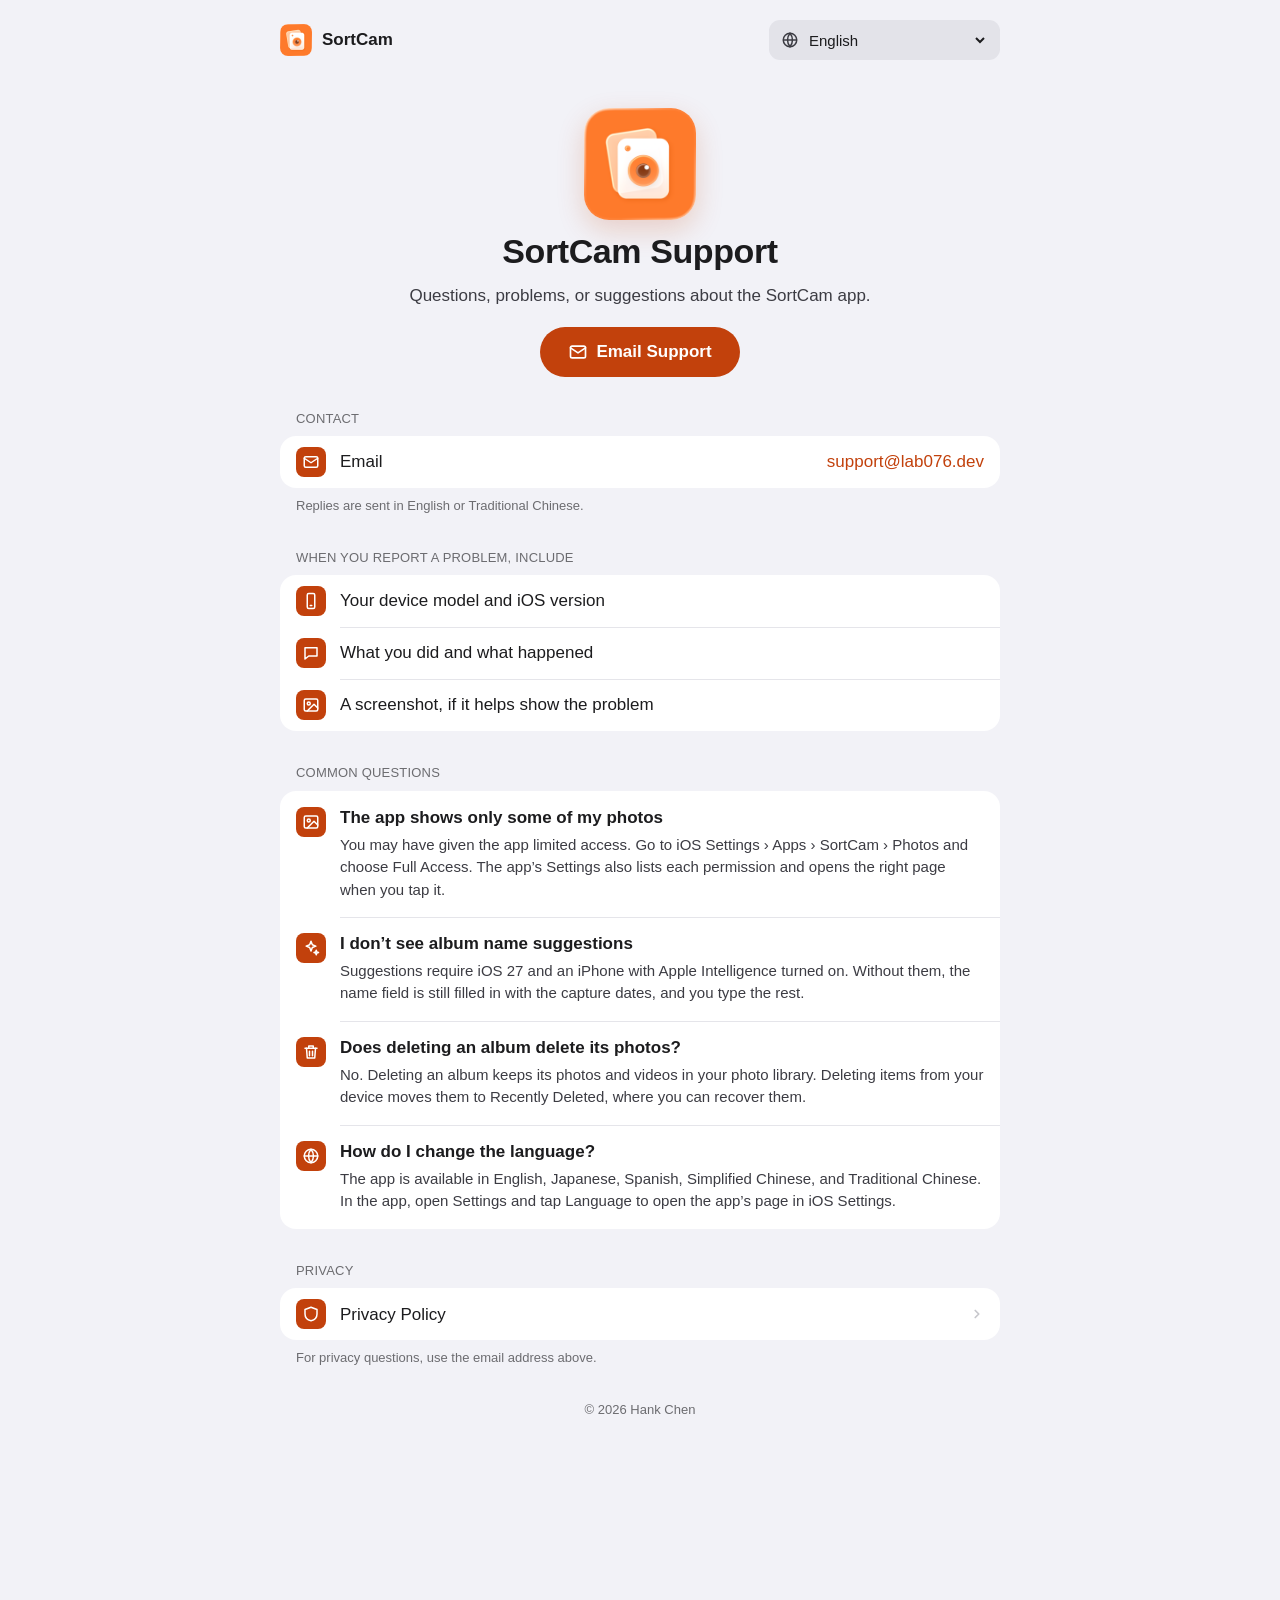
<file: index.html>
<!doctype html>
<html lang="en">
<head>
  <meta charset="utf-8">
  <meta name="viewport" content="width=device-width, initial-scale=1">
  <title>SortCam</title>
  <meta http-equiv="refresh" content="0; url=support/">
</head>
<body>
  <p><a href="support/">SortCam Support</a> · <a href="privacy/">Privacy Policy</a></p>
</body>
</html>
</file>
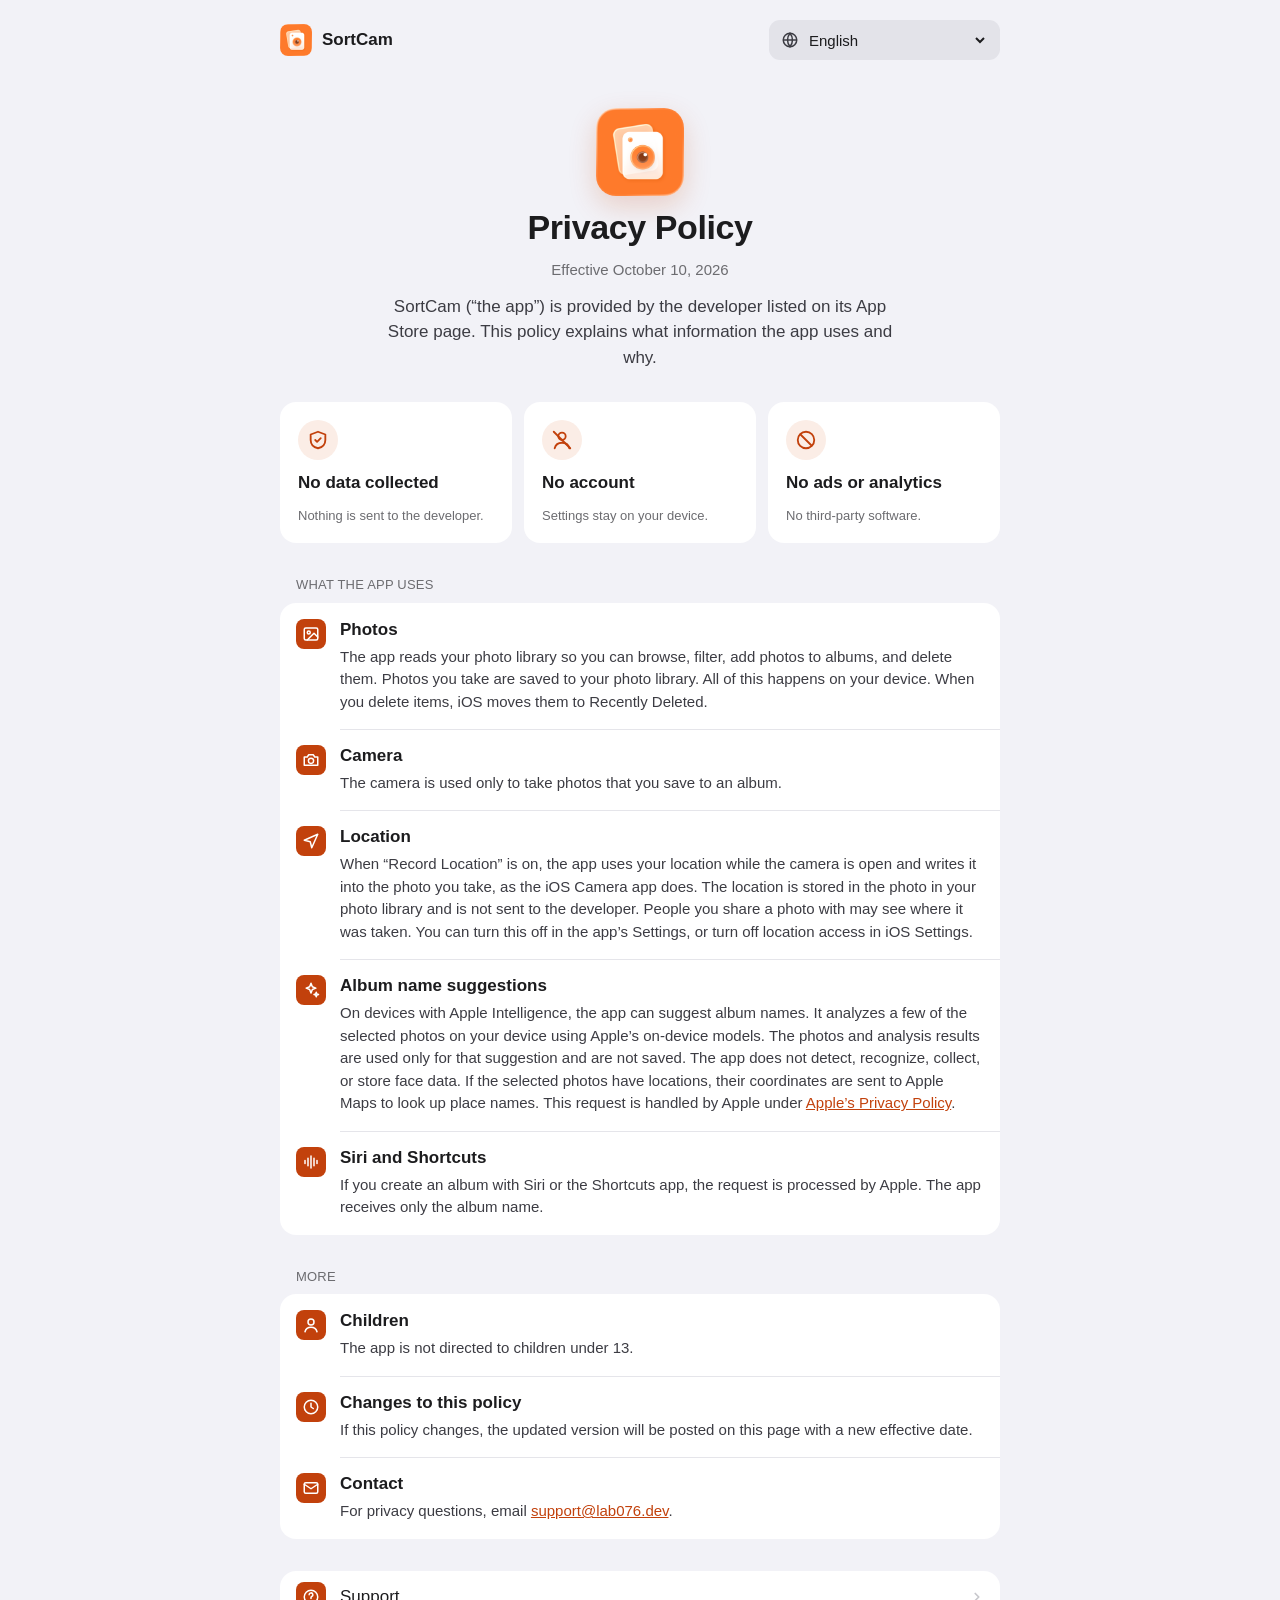
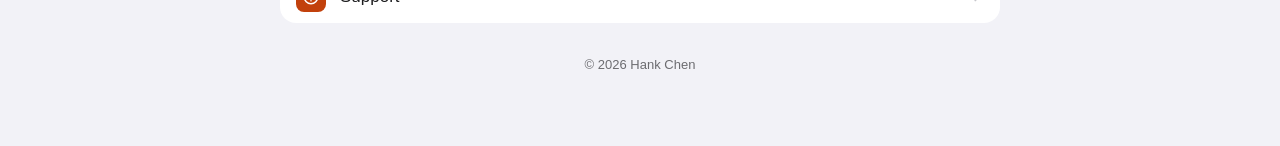
<file: privacy/index.html>
<!doctype html>
<html lang="en" data-title-ja="仕分けカメラ プライバシーポリシー" data-title-zh-Hans="分类相机隐私政策" data-title-es="Política de privacidad de OrdenaCam" data-title-es-419="Política de privacidad de OrdenaCam" data-title-en="SortCam Privacy Policy" data-title-zh-Hant="分類相機隱私權政策">
<head>
  <meta charset="utf-8">
  <meta name="viewport" content="width=device-width, initial-scale=1, viewport-fit=cover">
  <title>SortCam Privacy Policy</title>
  <meta name="description" content="Privacy policy for the SortCam app.">
  <link rel="icon" href="../app-icon.png">
  <link rel="apple-touch-icon" href="../app-icon.png">
  <link rel="stylesheet" href="../style.css">
</head>
<body>
  <svg width="0" height="0" style="position: absolute" aria-hidden="true">
    <defs>
      <g id="i-mail" fill="none" stroke="currentColor" stroke-width="2" stroke-linecap="round" stroke-linejoin="round"><rect x="3" y="5" width="18" height="14" rx="2"/><path d="M3 7l9 6 9-6"/></g>
      <g id="i-check-shield" fill="none" stroke="currentColor" stroke-width="2" stroke-linecap="round" stroke-linejoin="round"><path d="M12 3l8 3v6c0 5-3.5 8-8 9-4.5-1-8-4-8-9V6z"/><path d="M9 12l2 2 4-4"/></g>
      <g id="i-no-person" fill="none" stroke="currentColor" stroke-width="2" stroke-linecap="round" stroke-linejoin="round"><circle cx="12" cy="8" r="4"/><path d="M4 21c1-4 4-6 8-6s7 2 8 6"/><path d="M3 3l18 18"/></g>
      <g id="i-no" fill="none" stroke="currentColor" stroke-width="2" stroke-linecap="round" stroke-linejoin="round"><circle cx="12" cy="12" r="9"/><path d="M6 6l12 12"/></g>
      <g id="i-photo" fill="none" stroke="currentColor" stroke-width="2" stroke-linecap="round" stroke-linejoin="round"><rect x="3" y="4" width="18" height="16" rx="2"/><circle cx="9" cy="10" r="2"/><path d="M21 16l-5-5-9 9"/></g>
      <g id="i-camera" fill="none" stroke="currentColor" stroke-width="2" stroke-linecap="round" stroke-linejoin="round"><path d="M3 8h4l2-3h6l2 3h4v11H3z"/><circle cx="12" cy="13" r="3.5"/></g>
      <g id="i-location" fill="none" stroke="currentColor" stroke-width="2" stroke-linecap="round" stroke-linejoin="round"><path d="M3 11l18-8-8 18-2-8z"/></g>
      <g id="i-sparkles" fill="none" stroke="currentColor" stroke-width="2" stroke-linecap="round" stroke-linejoin="round"><path d="M12 3l1.8 4.7 4.7 1.8-4.7 1.8L12 16l-1.8-4.7-4.7-1.8 4.7-1.8z"/><path d="M19 15l.8 2.2 2.2.8-2.2.8L19 21l-.8-2.2-2.2-.8 2.2-.8z"/></g>
      <g id="i-wave" fill="none" stroke="currentColor" stroke-width="2" stroke-linecap="round" stroke-linejoin="round"><path d="M4 10v4M8 7v10M12 4v16M16 7v10M20 10v4"/></g>
      <g id="i-person" fill="none" stroke="currentColor" stroke-width="2" stroke-linecap="round" stroke-linejoin="round"><circle cx="12" cy="8" r="4"/><path d="M4 21c1-4 4-6 8-6s7 2 8 6"/></g>
      <g id="i-clock" fill="none" stroke="currentColor" stroke-width="2" stroke-linecap="round" stroke-linejoin="round"><circle cx="12" cy="12" r="9"/><path d="M12 7v5l3 2"/></g>
      <g id="i-question" fill="none" stroke="currentColor" stroke-width="2" stroke-linecap="round" stroke-linejoin="round"><circle cx="12" cy="12" r="9"/><path d="M9.5 9a2.5 2.5 0 1 1 3.5 2.3c-.6.3-1 .8-1 1.5V14"/><path d="M12 17h.01"/></g>
      <g id="i-chevron" fill="none" stroke="currentColor" stroke-width="3" stroke-linecap="round" stroke-linejoin="round"><path d="M9 6l6 6-6 6"/></g>
    </defs>
  </svg>

  <div class="page">
    <header class="topbar">
      <div class="brand">
        <img src="../app-icon.png" alt="">
        <span data-only="en">SortCam</span><span data-only="zh-Hant">分類相機</span><span data-only="ja">仕分けカメラ</span><span data-only="zh-Hans">分类相机</span><span data-only="es">OrdenaCam</span><span data-only="es-419">OrdenaCam</span>
      </div>
      <label class="lang-picker">
        <svg width="18" height="18" viewBox="0 0 24 24" aria-hidden="true"><circle cx="12" cy="12" r="9" fill="none" stroke="currentColor" stroke-width="2"/><path d="M3 12h18M12 3a14 14 0 0 1 0 18a14 14 0 0 1 0-18z" fill="none" stroke="currentColor" stroke-width="2"/></svg>
        <span class="visually-hidden">Language</span>
        <select>
          <option value="en" lang="en">English</option>
          <option value="ja" lang="ja">日本語</option>
          <option value="es" lang="es-ES">Español (España)</option>
          <option value="es-419" lang="es-419">Español (Latinoamérica)</option>
          <option value="zh-Hans" lang="zh-Hans">简体中文</option>
          <option value="zh-Hant" lang="zh-Hant-TW">繁體中文</option>
        </select>
      </label>
    </header>

    <article data-only="en" lang="en">
      <section class="hero">
        <img class="hero-icon small" src="../app-icon.png" alt="SortCam app icon">
        <h1>Privacy Policy</h1>
        <p class="date">Effective October 10, 2026</p>
        <p class="lead">SortCam (“the app”) is provided by the developer listed on its App Store page. This policy explains what information the app uses and why.</p>
      </section>

      <section class="summary">
        <div>
          <span class="badge"><svg viewBox="0 0 24 24" aria-hidden="true"><use href="#i-check-shield"/></svg></span>
          <h2>No data collected</h2>
          <p>Nothing is sent to the developer.</p>
        </div>
        <div>
          <span class="badge"><svg viewBox="0 0 24 24" aria-hidden="true"><use href="#i-no-person"/></svg></span>
          <h2>No account</h2>
          <p>Settings stay on your device.</p>
        </div>
        <div>
          <span class="badge"><svg viewBox="0 0 24 24" aria-hidden="true"><use href="#i-no"/></svg></span>
          <h2>No ads or analytics</h2>
          <p>No third-party software.</p>
        </div>
      </section>

      <section class="group">
        <h2 class="group-title">WHAT THE APP USES</h2>
        <div class="card">
          <div class="row item">
            <span class="tile"><svg viewBox="0 0 24 24" aria-hidden="true"><use href="#i-photo"/></svg></span>
            <div class="item-text">
              <h3>Photos</h3>
              <p>The app reads your photo library so you can browse, filter, add photos to albums, and delete them. Photos you take are saved to your photo library. All of this happens on your device. When you delete items, iOS moves them to Recently Deleted.</p>
            </div>
          </div>
          <div class="row item">
            <span class="tile"><svg viewBox="0 0 24 24" aria-hidden="true"><use href="#i-camera"/></svg></span>
            <div class="item-text">
              <h3>Camera</h3>
              <p>The camera is used only to take photos that you save to an album.</p>
            </div>
          </div>
          <div class="row item">
            <span class="tile"><svg viewBox="0 0 24 24" aria-hidden="true"><use href="#i-location"/></svg></span>
            <div class="item-text">
              <h3>Location</h3>
              <p>When “Record Location” is on, the app uses your location while the camera is open and writes it into the photo you take, as the iOS Camera app does. The location is stored in the photo in your photo library and is not sent to the developer. People you share a photo with may see where it was taken. You can turn this off in the app’s Settings, or turn off location access in iOS Settings.</p>
            </div>
          </div>
          <div class="row item">
            <span class="tile"><svg viewBox="0 0 24 24" aria-hidden="true"><use href="#i-sparkles"/></svg></span>
            <div class="item-text">
              <h3>Album name suggestions</h3>
              <p>On devices with Apple Intelligence, the app can suggest album names. It analyzes a few of the selected photos on your device using Apple’s on-device models. The photos and analysis results are used only for that suggestion and are not saved. The app does not detect, recognize, collect, or store face data. If the selected photos have locations, their coordinates are sent to Apple Maps to look up place names. This request is handled by Apple under <a href="https://www.apple.com/legal/privacy/">Apple’s Privacy Policy</a>.</p>
            </div>
          </div>
          <div class="row item">
            <span class="tile"><svg viewBox="0 0 24 24" aria-hidden="true"><use href="#i-wave"/></svg></span>
            <div class="item-text">
              <h3>Siri and Shortcuts</h3>
              <p>If you create an album with Siri or the Shortcuts app, the request is processed by Apple. The app receives only the album name.</p>
            </div>
          </div>
        </div>
      </section>

      <section class="group">
        <h2 class="group-title">MORE</h2>
        <div class="card">
          <div class="row item">
            <span class="tile"><svg viewBox="0 0 24 24" aria-hidden="true"><use href="#i-person"/></svg></span>
            <div class="item-text">
              <h3>Children</h3>
              <p>The app is not directed to children under 13.</p>
            </div>
          </div>
          <div class="row item">
            <span class="tile"><svg viewBox="0 0 24 24" aria-hidden="true"><use href="#i-clock"/></svg></span>
            <div class="item-text">
              <h3>Changes to this policy</h3>
              <p>If this policy changes, the updated version will be posted on this page with a new effective date.</p>
            </div>
          </div>
          <div class="row item">
            <span class="tile"><svg viewBox="0 0 24 24" aria-hidden="true"><use href="#i-mail"/></svg></span>
            <div class="item-text">
              <h3>Contact</h3>
              <p>For privacy questions, email <a href="mailto:support@lab076.dev">support@lab076.dev</a>.</p>
            </div>
          </div>
        </div>
      </section>

      <div class="card">
        <a class="row" href="../support/#en">
          <span class="tile"><svg viewBox="0 0 24 24" aria-hidden="true"><use href="#i-question"/></svg></span>
          <span class="grow">Support</span>
          <svg class="chevron" viewBox="0 0 24 24" aria-hidden="true"><use href="#i-chevron"/></svg>
        </a>
      </div>
    </article>

    <article data-only="zh-Hant" lang="zh-Hant-TW">
      <section class="hero">
        <img class="hero-icon small" src="../app-icon.png" alt="分類相機 App 圖示">
        <h1>隱私權政策</h1>
        <p class="date">生效日期：2026 年 10 月 10 日</p>
        <p class="lead">分類相機 App（以下稱「本 App」）由 App Store 頁面上列出的開發者提供。本政策說明本 App 使用哪些資訊，以及使用的原因。</p>
      </section>

      <section class="summary">
        <div>
          <span class="badge"><svg viewBox="0 0 24 24" aria-hidden="true"><use href="#i-check-shield"/></svg></span>
          <h2>不收集資料</h2>
          <p>不會把任何資料傳給開發者。</p>
        </div>
        <div>
          <span class="badge"><svg viewBox="0 0 24 24" aria-hidden="true"><use href="#i-no-person"/></svg></span>
          <h2>不需要帳號</h2>
          <p>設定只存在你的裝置上。</p>
        </div>
        <div>
          <span class="badge"><svg viewBox="0 0 24 24" aria-hidden="true"><use href="#i-no"/></svg></span>
          <h2>沒有廣告與分析工具</h2>
          <p>沒有使用第三方軟體。</p>
        </div>
      </section>

      <section class="group">
        <h2 class="group-title">本 App 使用的資訊</h2>
        <div class="card">
          <div class="row item">
            <span class="tile"><svg viewBox="0 0 24 24" aria-hidden="true"><use href="#i-photo"/></svg></span>
            <div class="item-text">
              <h3>照片</h3>
              <p>本 App 讀取你的照片圖庫，讓你瀏覽、篩選、把照片加入相簿與刪除照片。拍下的照片會存進你的照片圖庫。這些處理都在你的裝置上進行。刪除的項目會由 iOS 移到「最近刪除」。</p>
            </div>
          </div>
          <div class="row item">
            <span class="tile"><svg viewBox="0 0 24 24" aria-hidden="true"><use href="#i-camera"/></svg></span>
            <div class="item-text">
              <h3>相機</h3>
              <p>本 App 只在你拍照並存進相簿時使用相機。</p>
            </div>
          </div>
          <div class="row item">
            <span class="tile"><svg viewBox="0 0 24 24" aria-hidden="true"><use href="#i-location"/></svg></span>
            <div class="item-text">
              <h3>位置</h3>
              <p>開啟「記錄拍攝位置」時，本 App 會在相機開啟期間取得你的位置，並寫進拍下的照片，做法和 iOS 的「相機」App 相同。位置存在照片圖庫的照片裡，不會傳給開發者。你分享照片時，收到的人可能看得到拍攝地點。你可以在本 App 的「設定」關閉這個功能，或在 iOS「設定」關閉位置權限。</p>
            </div>
          </div>
          <div class="row item">
            <span class="tile"><svg viewBox="0 0 24 24" aria-hidden="true"><use href="#i-sparkles"/></svg></span>
            <div class="item-text">
              <h3>相簿名稱建議</h3>
              <p>在支援 Apple Intelligence 的裝置上，本 App 可以建議相簿名稱。本 App 使用 Apple 的裝置端模型，在你的裝置上分析選取的幾張照片。照片與分析結果只用於這次建議，不會儲存。本 App 不偵測、不辨識、不收集也不儲存臉部資料。選取的照片有位置資訊時，會把座標送到 Apple 地圖查詢地名。這個查詢由 Apple 處理，適用 <a href="https://www.apple.com/tw/legal/privacy/">Apple 的隱私權政策</a>。</p>
            </div>
          </div>
          <div class="row item">
            <span class="tile"><svg viewBox="0 0 24 24" aria-hidden="true"><use href="#i-wave"/></svg></span>
            <div class="item-text">
              <h3>Siri 與捷徑</h3>
              <p>你用 Siri 或「捷徑」App 建立相簿時，請求由 Apple 處理。本 App 只會收到相簿名稱。</p>
            </div>
          </div>
        </div>
      </section>

      <section class="group">
        <h2 class="group-title">其他</h2>
        <div class="card">
          <div class="row item">
            <span class="tile"><svg viewBox="0 0 24 24" aria-hidden="true"><use href="#i-person"/></svg></span>
            <div class="item-text">
              <h3>兒童</h3>
              <p>本 App 不是針對 13 歲以下兒童設計。</p>
            </div>
          </div>
          <div class="row item">
            <span class="tile"><svg viewBox="0 0 24 24" aria-hidden="true"><use href="#i-clock"/></svg></span>
            <div class="item-text">
              <h3>政策變更</h3>
              <p>本政策如有變更，會在本頁公布更新後的版本與新的生效日期。</p>
            </div>
          </div>
          <div class="row item">
            <span class="tile"><svg viewBox="0 0 24 24" aria-hidden="true"><use href="#i-mail"/></svg></span>
            <div class="item-text">
              <h3>聯絡我們</h3>
              <p>有隱私相關問題時，請寄信到 <a href="mailto:support@lab076.dev">support@lab076.dev</a>。</p>
            </div>
          </div>
        </div>
      </section>

      <div class="card">
        <a class="row" href="../support/#zh-Hant">
          <span class="tile"><svg viewBox="0 0 24 24" aria-hidden="true"><use href="#i-question"/></svg></span>
          <span class="grow">支援</span>
          <svg class="chevron" viewBox="0 0 24 24" aria-hidden="true"><use href="#i-chevron"/></svg>
        </a>
      </div>
    </article>

    <article data-only="ja" lang="ja">
      <section class="hero">
        <img class="hero-icon small" src="../app-icon.png" alt="仕分けカメラのアプリアイコン">
        <h1>プライバシーポリシー</h1>
        <p class="date">施行日：2026年10月10日</p>
        <p class="lead">仕分けカメラ（以下「本アプリ」）は、App Storeのページに記載されている開発者が提供しています。このポリシーでは、本アプリが使用する情報とその理由を説明します。</p>
      </section>

      <section class="summary">
        <div>
          <span class="badge"><svg viewBox="0 0 24 24" aria-hidden="true"><use href="#i-check-shield"/></svg></span>
          <h2>データを収集しません</h2>
          <p>開発者に送信される情報はありません。</p>
        </div>
        <div>
          <span class="badge"><svg viewBox="0 0 24 24" aria-hidden="true"><use href="#i-no-person"/></svg></span>
          <h2>アカウント不要</h2>
          <p>設定はお使いのデバイスにのみ保存されます。</p>
        </div>
        <div>
          <span class="badge"><svg viewBox="0 0 24 24" aria-hidden="true"><use href="#i-no"/></svg></span>
          <h2>広告・分析ツールなし</h2>
          <p>サードパーティ製のソフトウェアは使用していません。</p>
        </div>
      </section>

      <section class="group">
        <h2 class="group-title">本アプリが使用する情報</h2>
        <div class="card">
          <div class="row item">
            <span class="tile"><svg viewBox="0 0 24 24" aria-hidden="true"><use href="#i-photo"/></svg></span>
            <div class="item-text">
              <h3>写真</h3>
              <p>本アプリは、写真の閲覧、絞り込み、アルバムへの追加、削除ができるように、フォトライブラリを読み込みます。撮影した写真はフォトライブラリに保存されます。これらの処理はすべてお使いのデバイス上で行われます。項目を削除すると、iOSによって「最近削除した項目」に移動されます。</p>
            </div>
          </div>
          <div class="row item">
            <span class="tile"><svg viewBox="0 0 24 24" aria-hidden="true"><use href="#i-camera"/></svg></span>
            <div class="item-text">
              <h3>カメラ</h3>
              <p>カメラは、アルバムに保存する写真の撮影にのみ使用します。</p>
            </div>
          </div>
          <div class="row item">
            <span class="tile"><svg viewBox="0 0 24 24" aria-hidden="true"><use href="#i-location"/></svg></span>
            <div class="item-text">
              <h3>位置情報</h3>
              <p>「撮影場所を記録」がオンのとき、本アプリはカメラを開いている間に位置情報を取得し、iOSの「カメラ」アプリと同様に、撮影した写真に書き込みます。位置情報はフォトライブラリ内の写真に保存され、開発者には送信されません。写真を共有した相手には、撮影場所が見られる場合があります。この機能は本アプリの「設定」でオフにできます。また、iOSの「設定」で位置情報へのアクセスをオフにすることもできます。</p>
            </div>
          </div>
          <div class="row item">
            <span class="tile"><svg viewBox="0 0 24 24" aria-hidden="true"><use href="#i-sparkles"/></svg></span>
            <div class="item-text">
              <h3>アルバム名の提案</h3>
              <p>Apple Intelligenceに対応したデバイスでは、本アプリがアルバム名を提案できます。選択した写真のうち数枚を、Appleのオンデバイスモデルを使ってお使いのデバイス上で分析します。写真と分析結果はその提案にのみ使用され、保存されません。本アプリは顔データの検出、認識、収集、保存を行いません。選択した写真に位置情報がある場合は、地名を調べるために座標がAppleマップに送信されます。このリクエストは、<a href="https://www.apple.com/jp/legal/privacy/">Appleのプライバシーポリシー</a>に基づいてAppleが処理します。</p>
            </div>
          </div>
          <div class="row item">
            <span class="tile"><svg viewBox="0 0 24 24" aria-hidden="true"><use href="#i-wave"/></svg></span>
            <div class="item-text">
              <h3>Siriとショートカット</h3>
              <p>Siriや「ショートカット」アプリでアルバムを作成した場合、リクエストはAppleによって処理されます。本アプリが受け取るのはアルバム名だけです。</p>
            </div>
          </div>
        </div>
      </section>

      <section class="group">
        <h2 class="group-title">その他</h2>
        <div class="card">
          <div class="row item">
            <span class="tile"><svg viewBox="0 0 24 24" aria-hidden="true"><use href="#i-person"/></svg></span>
            <div class="item-text">
              <h3>お子様について</h3>
              <p>本アプリは13歳未満のお子様を対象としていません。</p>
            </div>
          </div>
          <div class="row item">
            <span class="tile"><svg viewBox="0 0 24 24" aria-hidden="true"><use href="#i-clock"/></svg></span>
            <div class="item-text">
              <h3>このポリシーの変更</h3>
              <p>このポリシーを変更した場合は、新しい施行日とともに、更新後の内容をこのページに掲載します。</p>
            </div>
          </div>
          <div class="row item">
            <span class="tile"><svg viewBox="0 0 24 24" aria-hidden="true"><use href="#i-mail"/></svg></span>
            <div class="item-text">
              <h3>お問い合わせ</h3>
              <p>プライバシーに関するご質問は、<a href="mailto:support@lab076.dev">support@lab076.dev</a>までメールでお送りください。</p>
            </div>
          </div>
        </div>
      </section>

      <div class="card">
        <a class="row" href="../support/#ja">
          <span class="tile"><svg viewBox="0 0 24 24" aria-hidden="true"><use href="#i-question"/></svg></span>
          <span class="grow">サポート</span>
          <svg class="chevron" viewBox="0 0 24 24" aria-hidden="true"><use href="#i-chevron"/></svg>
        </a>
      </div>
    </article>

    <article data-only="zh-Hans" lang="zh-Hans">
      <section class="hero">
        <img class="hero-icon small" src="../app-icon.png" alt="分类相机 App 图标">
        <h1>隐私政策</h1>
        <p class="date">生效日期：2026 年 10 月 10 日</p>
        <p class="lead">分类相机（以下简称“本 App”）由其 App Store 页面上列出的开发者提供。本政策说明本 App 使用哪些信息以及用途。</p>
      </section>

      <section class="summary">
        <div>
          <span class="badge"><svg viewBox="0 0 24 24" aria-hidden="true"><use href="#i-check-shield"/></svg></span>
          <h2>不收集数据</h2>
          <p>不向开发者发送任何信息。</p>
        </div>
        <div>
          <span class="badge"><svg viewBox="0 0 24 24" aria-hidden="true"><use href="#i-no-person"/></svg></span>
          <h2>无需账户</h2>
          <p>设置只保存在你的设备上。</p>
        </div>
        <div>
          <span class="badge"><svg viewBox="0 0 24 24" aria-hidden="true"><use href="#i-no"/></svg></span>
          <h2>无广告和分析</h2>
          <p>不含第三方软件。</p>
        </div>
      </section>

      <section class="group">
        <h2 class="group-title">本 App 使用的内容</h2>
        <div class="card">
          <div class="row item">
            <span class="tile"><svg viewBox="0 0 24 24" aria-hidden="true"><use href="#i-photo"/></svg></span>
            <div class="item-text">
              <h3>照片</h3>
              <p>本 App 会读取你的图库，以便你浏览、筛选照片，将照片添加到相簿以及删除照片。你拍摄的照片会存储到你的图库。以上操作全部在你的设备上进行。删除项目时，iOS 会将其移到“最近删除”。</p>
            </div>
          </div>
          <div class="row item">
            <span class="tile"><svg viewBox="0 0 24 24" aria-hidden="true"><use href="#i-camera"/></svg></span>
            <div class="item-text">
              <h3>相机</h3>
              <p>相机仅用于拍摄你要存入相簿的照片。</p>
            </div>
          </div>
          <div class="row item">
            <span class="tile"><svg viewBox="0 0 24 24" aria-hidden="true"><use href="#i-location"/></svg></span>
            <div class="item-text">
              <h3>位置</h3>
              <p>打开“记录拍摄位置”后，本 App 会在相机开启期间使用你的位置，并将其写入你拍摄的照片，与 iOS“相机”App 的做法相同。位置存储在你图库中的照片里，不会发送给开发者。你分享照片时，对方可能会看到照片的拍摄地点。你可以在本 App 的“设置”中关闭此功能，也可以在 iOS“设置”中关闭位置访问权限。</p>
            </div>
          </div>
          <div class="row item">
            <span class="tile"><svg viewBox="0 0 24 24" aria-hidden="true"><use href="#i-sparkles"/></svg></span>
            <div class="item-text">
              <h3>相簿名称建议</h3>
              <p>在支持 Apple 智能的设备上，本 App 可以建议相簿名称。本 App 会使用 Apple 的设备端模型，在你的设备上分析所选照片中的几张。照片和分析结果仅用于生成该建议，不会被保存。本 App 不会检测、识别、收集或存储面部数据。如果所选照片包含位置信息，其坐标会发送到 Apple 地图以查询地名。此请求由 Apple 依据 <a href="https://www.apple.com/legal/privacy/">Apple 隐私政策</a>处理。</p>
            </div>
          </div>
          <div class="row item">
            <span class="tile"><svg viewBox="0 0 24 24" aria-hidden="true"><use href="#i-wave"/></svg></span>
            <div class="item-text">
              <h3>Siri 和快捷指令</h3>
              <p>如果你通过 Siri 或“快捷指令”App 创建相簿，请求由 Apple 处理。本 App 只会收到相簿名称。</p>
            </div>
          </div>
        </div>
      </section>

      <section class="group">
        <h2 class="group-title">其他</h2>
        <div class="card">
          <div class="row item">
            <span class="tile"><svg viewBox="0 0 24 24" aria-hidden="true"><use href="#i-person"/></svg></span>
            <div class="item-text">
              <h3>儿童</h3>
              <p>本 App 并非面向 13 岁以下的儿童。</p>
            </div>
          </div>
          <div class="row item">
            <span class="tile"><svg viewBox="0 0 24 24" aria-hidden="true"><use href="#i-clock"/></svg></span>
            <div class="item-text">
              <h3>政策变更</h3>
              <p>如果本政策有所变更，更新后的版本将发布在此页面，并注明新的生效日期。</p>
            </div>
          </div>
          <div class="row item">
            <span class="tile"><svg viewBox="0 0 24 24" aria-hidden="true"><use href="#i-mail"/></svg></span>
            <div class="item-text">
              <h3>联系我们</h3>
              <p>如有隐私方面的问题，请发送邮件至 <a href="mailto:support@lab076.dev">support@lab076.dev</a>。</p>
            </div>
          </div>
        </div>
      </section>

      <div class="card">
        <a class="row" href="../support/#zh-Hans">
          <span class="tile"><svg viewBox="0 0 24 24" aria-hidden="true"><use href="#i-question"/></svg></span>
          <span class="grow">支持</span>
          <svg class="chevron" viewBox="0 0 24 24" aria-hidden="true"><use href="#i-chevron"/></svg>
        </a>
      </div>
    </article>

    <article data-only="es" lang="es-ES">
      <section class="hero">
        <img class="hero-icon small" src="../app-icon.png" alt="Icono de la app OrdenaCam">
        <h1>Política de privacidad</h1>
        <p class="date">En vigor desde el 10 de octubre de 2026</p>
        <p class="lead">OrdenaCam (“la app”) la ofrece el desarrollador que figura en su página de la App Store. Esta política explica qué información usa la app y por qué.</p>
      </section>

      <section class="summary">
        <div>
          <span class="badge"><svg viewBox="0 0 24 24" aria-hidden="true"><use href="#i-check-shield"/></svg></span>
          <h2>No se recopilan datos</h2>
          <p>No se envía nada al desarrollador.</p>
        </div>
        <div>
          <span class="badge"><svg viewBox="0 0 24 24" aria-hidden="true"><use href="#i-no-person"/></svg></span>
          <h2>Sin cuenta</h2>
          <p>Los ajustes se quedan en tu dispositivo.</p>
        </div>
        <div>
          <span class="badge"><svg viewBox="0 0 24 24" aria-hidden="true"><use href="#i-no"/></svg></span>
          <h2>Sin anuncios ni analíticas</h2>
          <p>Sin software de terceros.</p>
        </div>
      </section>

      <section class="group">
        <h2 class="group-title">QUÉ USA LA APP</h2>
        <div class="card">
          <div class="row item">
            <span class="tile"><svg viewBox="0 0 24 24" aria-hidden="true"><use href="#i-photo"/></svg></span>
            <div class="item-text">
              <h3>Fotos</h3>
              <p>La app lee tu fototeca para que puedas ver y filtrar las fotos, añadirlas a álbumes y eliminarlas. Las fotos que haces se guardan en tu fototeca. Todo esto ocurre en tu dispositivo. Cuando eliminas elementos, iOS los mueve al álbum Eliminados.</p>
            </div>
          </div>
          <div class="row item">
            <span class="tile"><svg viewBox="0 0 24 24" aria-hidden="true"><use href="#i-camera"/></svg></span>
            <div class="item-text">
              <h3>Cámara</h3>
              <p>La cámara solo se usa para hacer las fotos que guardas en un álbum.</p>
            </div>
          </div>
          <div class="row item">
            <span class="tile"><svg viewBox="0 0 24 24" aria-hidden="true"><use href="#i-location"/></svg></span>
            <div class="item-text">
              <h3>Localización</h3>
              <p>Cuando “Registrar ubicación” está activado, la app usa tu ubicación mientras la cámara está abierta y la guarda en la foto que haces, igual que la app Cámara de iOS. La ubicación se almacena en la foto dentro de tu fototeca y no se envía al desarrollador. Las personas con quienes compartas una foto podrán ver dónde se hizo. Puedes desactivar esta opción en los Ajustes de la app o desactivar el acceso a Localización en Ajustes de iOS.</p>
            </div>
          </div>
          <div class="row item">
            <span class="tile"><svg viewBox="0 0 24 24" aria-hidden="true"><use href="#i-sparkles"/></svg></span>
            <div class="item-text">
              <h3>Sugerencias de nombres de álbum</h3>
              <p>En dispositivos con Apple Intelligence, la app puede sugerir nombres de álbum. Para ello, analiza en tu dispositivo algunas de las fotos seleccionadas con los modelos integrados de Apple. Las fotos y los resultados del análisis solo se usan para esa sugerencia y no se guardan. La app no detecta, reconoce, recopila ni almacena datos faciales. Si las fotos seleccionadas tienen ubicación, sus coordenadas se envían a Mapas de Apple para buscar los nombres de los lugares. Apple gestiona esta solicitud conforme a la <a href="https://www.apple.com/legal/privacy/">Política de privacidad de Apple</a>.</p>
            </div>
          </div>
          <div class="row item">
            <span class="tile"><svg viewBox="0 0 24 24" aria-hidden="true"><use href="#i-wave"/></svg></span>
            <div class="item-text">
              <h3>Siri y Atajos</h3>
              <p>Si creas un álbum con Siri o con la app Atajos, Apple procesa la solicitud. La app solo recibe el nombre del álbum.</p>
            </div>
          </div>
        </div>
      </section>

      <section class="group">
        <h2 class="group-title">MÁS INFORMACIÓN</h2>
        <div class="card">
          <div class="row item">
            <span class="tile"><svg viewBox="0 0 24 24" aria-hidden="true"><use href="#i-person"/></svg></span>
            <div class="item-text">
              <h3>Menores</h3>
              <p>La app no está dirigida a menores de 13 años.</p>
            </div>
          </div>
          <div class="row item">
            <span class="tile"><svg viewBox="0 0 24 24" aria-hidden="true"><use href="#i-clock"/></svg></span>
            <div class="item-text">
              <h3>Cambios en esta política</h3>
              <p>Si esta política cambia, la versión actualizada se publicará en esta página con una nueva fecha de entrada en vigor.</p>
            </div>
          </div>
          <div class="row item">
            <span class="tile"><svg viewBox="0 0 24 24" aria-hidden="true"><use href="#i-mail"/></svg></span>
            <div class="item-text">
              <h3>Contacto</h3>
              <p>Para preguntas sobre privacidad, escribe a <a href="mailto:support@lab076.dev">support@lab076.dev</a>.</p>
            </div>
          </div>
        </div>
      </section>

      <div class="card">
        <a class="row" href="../support/#es">
          <span class="tile"><svg viewBox="0 0 24 24" aria-hidden="true"><use href="#i-question"/></svg></span>
          <span class="grow">Soporte</span>
          <svg class="chevron" viewBox="0 0 24 24" aria-hidden="true"><use href="#i-chevron"/></svg>
        </a>
      </div>
    </article>

    <article data-only="es-419" lang="es-419">
      <section class="hero">
        <img class="hero-icon small" src="../app-icon.png" alt="Icono de la app OrdenaCam">
        <h1>Política de privacidad</h1>
        <p class="date">Vigente desde el 10 de octubre de 2026</p>
        <p class="lead">OrdenaCam (“la app”) la ofrece el desarrollador que figura en su página de la App Store. Esta política explica qué información usa la app y por qué.</p>
      </section>

      <section class="summary">
        <div>
          <span class="badge"><svg viewBox="0 0 24 24" aria-hidden="true"><use href="#i-check-shield"/></svg></span>
          <h2>No se recopilan datos</h2>
          <p>No se envía nada al desarrollador.</p>
        </div>
        <div>
          <span class="badge"><svg viewBox="0 0 24 24" aria-hidden="true"><use href="#i-no-person"/></svg></span>
          <h2>Sin cuenta</h2>
          <p>Tu configuración se queda en tu dispositivo.</p>
        </div>
        <div>
          <span class="badge"><svg viewBox="0 0 24 24" aria-hidden="true"><use href="#i-no"/></svg></span>
          <h2>Sin anuncios ni analíticas</h2>
          <p>Sin software de terceros.</p>
        </div>
      </section>

      <section class="group">
        <h2 class="group-title">QUÉ USA LA APP</h2>
        <div class="card">
          <div class="row item">
            <span class="tile"><svg viewBox="0 0 24 24" aria-hidden="true"><use href="#i-photo"/></svg></span>
            <div class="item-text">
              <h3>Fotos</h3>
              <p>La app lee tu fototeca para que puedas ver y filtrar las fotos, agregarlas a álbumes y eliminarlas. Las fotos que tomas se guardan en tu fototeca. Todo esto ocurre en tu dispositivo. Cuando eliminas elementos, iOS los mueve al álbum Eliminados.</p>
            </div>
          </div>
          <div class="row item">
            <span class="tile"><svg viewBox="0 0 24 24" aria-hidden="true"><use href="#i-camera"/></svg></span>
            <div class="item-text">
              <h3>Cámara</h3>
              <p>La cámara solo se usa para tomar las fotos que guardas en un álbum.</p>
            </div>
          </div>
          <div class="row item">
            <span class="tile"><svg viewBox="0 0 24 24" aria-hidden="true"><use href="#i-location"/></svg></span>
            <div class="item-text">
              <h3>Localización</h3>
              <p>Cuando “Registrar ubicación” está activado, la app usa tu ubicación mientras la cámara está abierta y la guarda en la foto que tomas, igual que la app Cámara de iOS. La ubicación se almacena en la foto dentro de tu fototeca y no se envía al desarrollador. Las personas con quienes compartas una foto podrán ver dónde se tomó. Puedes desactivar esta opción en la configuración de la app o desactivar el acceso a Localización en Configuración de iOS.</p>
            </div>
          </div>
          <div class="row item">
            <span class="tile"><svg viewBox="0 0 24 24" aria-hidden="true"><use href="#i-sparkles"/></svg></span>
            <div class="item-text">
              <h3>Sugerencias de nombres de álbum</h3>
              <p>En dispositivos con Apple Intelligence, la app puede sugerir nombres de álbum. Para ello, analiza en tu dispositivo algunas de las fotos seleccionadas con los modelos integrados de Apple. Las fotos y los resultados del análisis solo se usan para esa sugerencia y no se guardan. La app no detecta, reconoce, recopila ni almacena datos faciales. Si las fotos seleccionadas tienen ubicación, sus coordenadas se envían a Mapas de Apple para buscar los nombres de los lugares. Apple gestiona esta solicitud conforme a la <a href="https://www.apple.com/legal/privacy/">Política de privacidad de Apple</a>.</p>
            </div>
          </div>
          <div class="row item">
            <span class="tile"><svg viewBox="0 0 24 24" aria-hidden="true"><use href="#i-wave"/></svg></span>
            <div class="item-text">
              <h3>Siri y Atajos</h3>
              <p>Si creas un álbum con Siri o con la app Atajos, Apple procesa la solicitud. La app solo recibe el nombre del álbum.</p>
            </div>
          </div>
        </div>
      </section>

      <section class="group">
        <h2 class="group-title">MÁS INFORMACIÓN</h2>
        <div class="card">
          <div class="row item">
            <span class="tile"><svg viewBox="0 0 24 24" aria-hidden="true"><use href="#i-person"/></svg></span>
            <div class="item-text">
              <h3>Menores</h3>
              <p>La app no está dirigida a menores de 13 años.</p>
            </div>
          </div>
          <div class="row item">
            <span class="tile"><svg viewBox="0 0 24 24" aria-hidden="true"><use href="#i-clock"/></svg></span>
            <div class="item-text">
              <h3>Cambios en esta política</h3>
              <p>Si esta política cambia, la versión actualizada se publicará en esta página con una nueva fecha de vigencia.</p>
            </div>
          </div>
          <div class="row item">
            <span class="tile"><svg viewBox="0 0 24 24" aria-hidden="true"><use href="#i-mail"/></svg></span>
            <div class="item-text">
              <h3>Contacto</h3>
              <p>Para preguntas sobre privacidad, escribe a <a href="mailto:support@lab076.dev">support@lab076.dev</a>.</p>
            </div>
          </div>
        </div>
      </section>

      <div class="card">
        <a class="row" href="../support/#es-419">
          <span class="tile"><svg viewBox="0 0 24 24" aria-hidden="true"><use href="#i-question"/></svg></span>
          <span class="grow">Soporte</span>
          <svg class="chevron" viewBox="0 0 24 24" aria-hidden="true"><use href="#i-chevron"/></svg>
        </a>
      </div>
    </article>

    <footer>© 2026 Hank Chen</footer>
  </div>

  <script src="../site.js"></script>
</body>
</html>
</file>
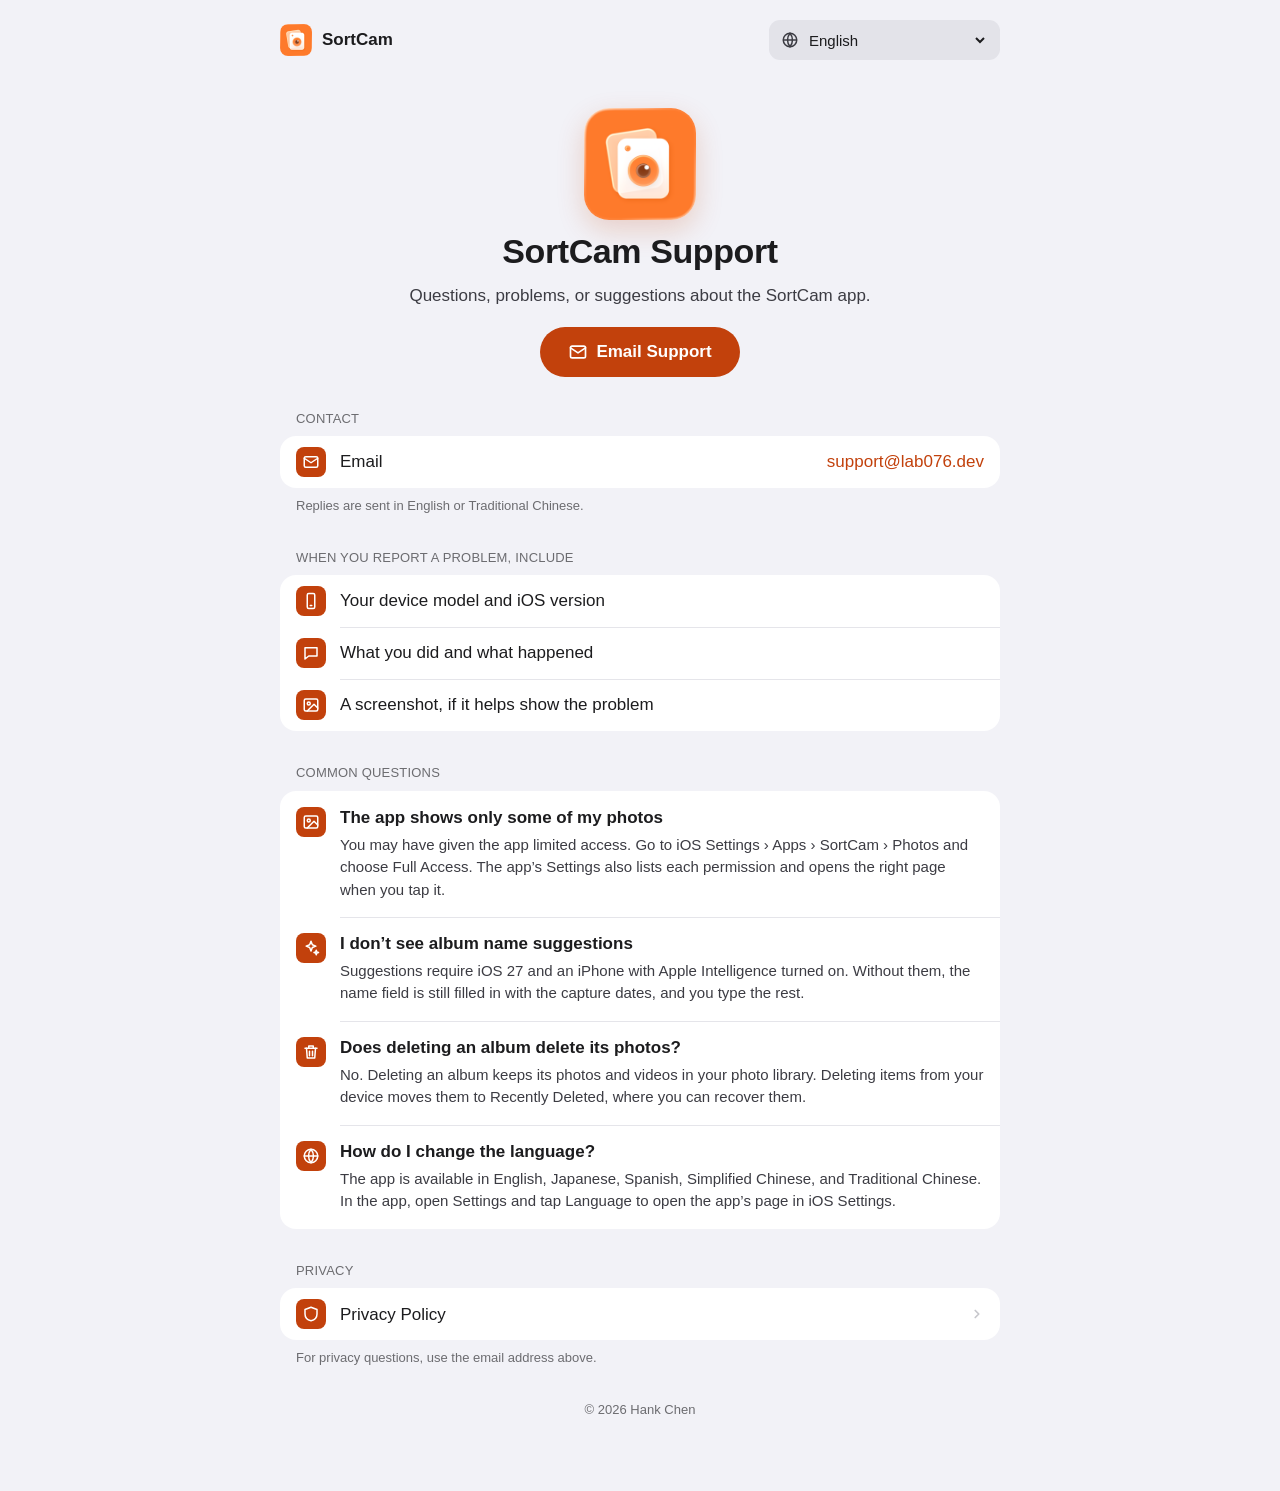
<file: support/index.html>
<!doctype html>
<html lang="en" data-title-ja="仕分けカメラ サポート" data-title-zh-Hans="分类相机支持" data-title-es="Soporte de OrdenaCam" data-title-es-419="Soporte de OrdenaCam" data-title-en="SortCam Support" data-title-zh-Hant="分類相機支援">
<head>
  <meta charset="utf-8">
  <meta name="viewport" content="width=device-width, initial-scale=1, viewport-fit=cover">
  <title>SortCam Support</title>
  <meta name="description" content="Support for the SortCam app.">
  <link rel="icon" href="../app-icon.png">
  <link rel="apple-touch-icon" href="../app-icon.png">
  <link rel="stylesheet" href="../style.css">
</head>
<body>
  <svg width="0" height="0" style="position: absolute" aria-hidden="true">
    <defs>
      <g id="i-mail" fill="none" stroke="currentColor" stroke-width="2" stroke-linecap="round" stroke-linejoin="round"><rect x="3" y="5" width="18" height="14" rx="2"/><path d="M3 7l9 6 9-6"/></g>
      <g id="i-phone" fill="none" stroke="currentColor" stroke-width="2" stroke-linecap="round" stroke-linejoin="round"><rect x="7" y="2" width="10" height="20" rx="2"/><path d="M11 18h2"/></g>
      <g id="i-bubble" fill="none" stroke="currentColor" stroke-width="2" stroke-linecap="round" stroke-linejoin="round"><path d="M4 5h16v11H9l-5 4z"/></g>
      <g id="i-photo" fill="none" stroke="currentColor" stroke-width="2" stroke-linecap="round" stroke-linejoin="round"><rect x="3" y="4" width="18" height="16" rx="2"/><circle cx="9" cy="10" r="2"/><path d="M21 16l-5-5-9 9"/></g>
      <g id="i-sparkles" fill="none" stroke="currentColor" stroke-width="2" stroke-linecap="round" stroke-linejoin="round"><path d="M12 3l1.8 4.7 4.7 1.8-4.7 1.8L12 16l-1.8-4.7-4.7-1.8 4.7-1.8z"/><path d="M19 15l.8 2.2 2.2.8-2.2.8L19 21l-.8-2.2-2.2-.8 2.2-.8z"/></g>
      <g id="i-trash" fill="none" stroke="currentColor" stroke-width="2" stroke-linecap="round" stroke-linejoin="round"><path d="M4 7h16"/><path d="M10 11v6M14 11v6"/><path d="M6 7l1 13h10l1-13"/><path d="M9 7V4h6v3"/></g>
      <g id="i-globe" fill="none" stroke="currentColor" stroke-width="2" stroke-linecap="round" stroke-linejoin="round"><circle cx="12" cy="12" r="9"/><path d="M3 12h18"/><path d="M12 3a14 14 0 0 1 0 18a14 14 0 0 1 0-18z"/></g>
      <g id="i-shield" fill="none" stroke="currentColor" stroke-width="2" stroke-linecap="round" stroke-linejoin="round"><path d="M12 3l8 3v6c0 5-3.5 8-8 9-4.5-1-8-4-8-9V6z"/></g>
      <g id="i-chevron" fill="none" stroke="currentColor" stroke-width="3" stroke-linecap="round" stroke-linejoin="round"><path d="M9 6l6 6-6 6"/></g>
    </defs>
  </svg>

  <div class="page">
    <header class="topbar">
      <div class="brand">
        <img src="../app-icon.png" alt="">
        <span data-only="en">SortCam</span><span data-only="zh-Hant">分類相機</span><span data-only="ja">仕分けカメラ</span><span data-only="zh-Hans">分类相机</span><span data-only="es">OrdenaCam</span><span data-only="es-419">OrdenaCam</span>
      </div>
      <label class="lang-picker">
        <svg width="18" height="18" viewBox="0 0 24 24" aria-hidden="true"><circle cx="12" cy="12" r="9" fill="none" stroke="currentColor" stroke-width="2"/><path d="M3 12h18M12 3a14 14 0 0 1 0 18a14 14 0 0 1 0-18z" fill="none" stroke="currentColor" stroke-width="2"/></svg>
        <span class="visually-hidden">Language</span>
        <select>
          <option value="en" lang="en">English</option>
          <option value="ja" lang="ja">日本語</option>
          <option value="es" lang="es-ES">Español (España)</option>
          <option value="es-419" lang="es-419">Español (Latinoamérica)</option>
          <option value="zh-Hans" lang="zh-Hans">简体中文</option>
          <option value="zh-Hant" lang="zh-Hant-TW">繁體中文</option>
        </select>
      </label>
    </header>

    <article data-only="en" lang="en">
      <section class="hero">
        <img class="hero-icon" src="../app-icon.png" alt="SortCam app icon">
        <h1>SortCam Support</h1>
        <p class="lead">Questions, problems, or suggestions about the SortCam app.</p>
        <a class="button" href="mailto:support@lab076.dev"><svg width="20" height="20" viewBox="0 0 24 24" aria-hidden="true"><use href="#i-mail"/></svg>Email Support</a>
      </section>

      <section class="group">
        <h2 class="group-title">CONTACT</h2>
        <div class="card">
          <div class="row">
            <span class="tile"><svg viewBox="0 0 24 24" aria-hidden="true"><use href="#i-mail"/></svg></span>
            <span class="grow">Email</span>
            <a class="value" href="mailto:support@lab076.dev">support@lab076.dev</a>
          </div>
        </div>
        <p class="group-footer">Replies are sent in English or Traditional Chinese.</p>
      </section>

      <section class="group">
        <h2 class="group-title">WHEN YOU REPORT A PROBLEM, INCLUDE</h2>
        <ul class="card" style="margin: 0; padding: 0; list-style: none">
          <li class="row"><span class="tile"><svg viewBox="0 0 24 24" aria-hidden="true"><use href="#i-phone"/></svg></span>Your device model and iOS version</li>
          <li class="row"><span class="tile"><svg viewBox="0 0 24 24" aria-hidden="true"><use href="#i-bubble"/></svg></span>What you did and what happened</li>
          <li class="row"><span class="tile"><svg viewBox="0 0 24 24" aria-hidden="true"><use href="#i-photo"/></svg></span>A screenshot, if it helps show the problem</li>
        </ul>
      </section>

      <section class="group">
        <h2 class="group-title">COMMON QUESTIONS</h2>
        <div class="card">
          <div class="row item">
            <span class="tile"><svg viewBox="0 0 24 24" aria-hidden="true"><use href="#i-photo"/></svg></span>
            <div class="item-text">
              <h3>The app shows only some of my photos</h3>
              <p>You may have given the app limited access. Go to iOS Settings › Apps › SortCam › Photos and choose Full Access. The app’s Settings also lists each permission and opens the right page when you tap it.</p>
            </div>
          </div>
          <div class="row item">
            <span class="tile"><svg viewBox="0 0 24 24" aria-hidden="true"><use href="#i-sparkles"/></svg></span>
            <div class="item-text">
              <h3>I don’t see album name suggestions</h3>
              <p>Suggestions require iOS 27 and an iPhone with Apple Intelligence turned on. Without them, the name field is still filled in with the capture dates, and you type the rest.</p>
            </div>
          </div>
          <div class="row item">
            <span class="tile"><svg viewBox="0 0 24 24" aria-hidden="true"><use href="#i-trash"/></svg></span>
            <div class="item-text">
              <h3>Does deleting an album delete its photos?</h3>
              <p>No. Deleting an album keeps its photos and videos in your photo library. Deleting items from your device moves them to Recently Deleted, where you can recover them.</p>
            </div>
          </div>
          <div class="row item">
            <span class="tile"><svg viewBox="0 0 24 24" aria-hidden="true"><use href="#i-globe"/></svg></span>
            <div class="item-text">
              <h3>How do I change the language?</h3>
              <p>The app is available in English, Japanese, Spanish, Simplified Chinese, and Traditional Chinese. In the app, open Settings and tap Language to open the app’s page in iOS Settings.</p>
            </div>
          </div>
        </div>
      </section>

      <section class="group">
        <h2 class="group-title">PRIVACY</h2>
        <div class="card">
          <a class="row" href="../privacy/#en">
            <span class="tile"><svg viewBox="0 0 24 24" aria-hidden="true"><use href="#i-shield"/></svg></span>
            <span class="grow">Privacy Policy</span>
            <svg class="chevron" viewBox="0 0 24 24" aria-hidden="true"><use href="#i-chevron"/></svg>
          </a>
        </div>
        <p class="group-footer">For privacy questions, use the email address above.</p>
      </section>
    </article>

    <article data-only="zh-Hant" lang="zh-Hant-TW">
      <section class="hero">
        <img class="hero-icon" src="../app-icon.png" alt="分類相機 App 圖示">
        <h1>分類相機支援</h1>
        <p class="lead">關於分類相機 App 的問題、錯誤回報與建議。</p>
        <a class="button" href="mailto:support@lab076.dev"><svg width="20" height="20" viewBox="0 0 24 24" aria-hidden="true"><use href="#i-mail"/></svg>寄信給我們</a>
      </section>

      <section class="group">
        <h2 class="group-title">聯絡我們</h2>
        <div class="card">
          <div class="row">
            <span class="tile"><svg viewBox="0 0 24 24" aria-hidden="true"><use href="#i-mail"/></svg></span>
            <span class="grow">Email</span>
            <a class="value" href="mailto:support@lab076.dev">support@lab076.dev</a>
          </div>
        </div>
        <p class="group-footer">我們以繁體中文或英文回覆。</p>
      </section>

      <section class="group">
        <h2 class="group-title">回報問題時，請附上</h2>
        <ul class="card" style="margin: 0; padding: 0; list-style: none">
          <li class="row"><span class="tile"><svg viewBox="0 0 24 24" aria-hidden="true"><use href="#i-phone"/></svg></span>裝置型號與 iOS 版本</li>
          <li class="row"><span class="tile"><svg viewBox="0 0 24 24" aria-hidden="true"><use href="#i-bubble"/></svg></span>你做了什麼，以及發生了什麼</li>
          <li class="row"><span class="tile"><svg viewBox="0 0 24 24" aria-hidden="true"><use href="#i-photo"/></svg></span>能說明問題的截圖</li>
        </ul>
      </section>

      <section class="group">
        <h2 class="group-title">常見問題</h2>
        <div class="card">
          <div class="row item">
            <span class="tile"><svg viewBox="0 0 24 24" aria-hidden="true"><use href="#i-photo"/></svg></span>
            <div class="item-text">
              <h3>App 只顯示部分照片</h3>
              <p>你可能只允許本 App 取用部分照片。請到 iOS「設定 › App › 分類相機 › 照片」，選擇「完整取用」。App 的「設定」也會列出每項權限，點一下就會開到對應的頁面。</p>
            </div>
          </div>
          <div class="row item">
            <span class="tile"><svg viewBox="0 0 24 24" aria-hidden="true"><use href="#i-sparkles"/></svg></span>
            <div class="item-text">
              <h3>看不到相簿名稱建議</h3>
              <p>名稱建議需要 iOS 27，以及已開啟 Apple Intelligence 的 iPhone。沒有建議時，名稱欄仍會先填入拍攝日期，你再輸入其餘部分。</p>
            </div>
          </div>
          <div class="row item">
            <span class="tile"><svg viewBox="0 0 24 24" aria-hidden="true"><use href="#i-trash"/></svg></span>
            <div class="item-text">
              <h3>刪除相簿會刪除照片嗎？</h3>
              <p>不會。刪除相簿時，照片與影片會留在照片圖庫。從裝置刪除的項目會移到「最近刪除」，可以從那裡復原。</p>
            </div>
          </div>
          <div class="row item">
            <span class="tile"><svg viewBox="0 0 24 24" aria-hidden="true"><use href="#i-globe"/></svg></span>
            <div class="item-text">
              <h3>怎麼切換語言？</h3>
              <p>本 App 支援繁體中文、簡體中文、英文、日文與西班牙文。在 App 開啟「設定」，點「語言」，就會開到 iOS「設定」中本 App 的頁面。</p>
            </div>
          </div>
        </div>
      </section>

      <section class="group">
        <h2 class="group-title">隱私權</h2>
        <div class="card">
          <a class="row" href="../privacy/#zh-Hant">
            <span class="tile"><svg viewBox="0 0 24 24" aria-hidden="true"><use href="#i-shield"/></svg></span>
            <span class="grow">隱私權政策</span>
            <svg class="chevron" viewBox="0 0 24 24" aria-hidden="true"><use href="#i-chevron"/></svg>
          </a>
        </div>
        <p class="group-footer">有隱私相關問題時，請寄信到上面的信箱。</p>
      </section>
    </article>

    <article data-only="ja" lang="ja">
      <section class="hero">
        <img class="hero-icon" src="../app-icon.png" alt="仕分けカメラのアプリアイコン">
        <h1>仕分けカメラ サポート</h1>
        <p class="lead">仕分けカメラアプリに関するご質問、不具合のご報告、ご提案はこちらへ。</p>
        <a class="button" href="mailto:support@lab076.dev"><svg width="20" height="20" viewBox="0 0 24 24" aria-hidden="true"><use href="#i-mail"/></svg>メールで問い合わせる</a>
      </section>

      <section class="group">
        <h2 class="group-title">お問い合わせ</h2>
        <div class="card">
          <div class="row">
            <span class="tile"><svg viewBox="0 0 24 24" aria-hidden="true"><use href="#i-mail"/></svg></span>
            <span class="grow">メール</span>
            <a class="value" href="mailto:support@lab076.dev">support@lab076.dev</a>
          </div>
        </div>
        <p class="group-footer">返信は英語または繁体字中国語でお送りします。</p>
      </section>

      <section class="group">
        <h2 class="group-title">不具合をご報告いただく際は、以下をお知らせください</h2>
        <ul class="card" style="margin: 0; padding: 0; list-style: none">
          <li class="row"><span class="tile"><svg viewBox="0 0 24 24" aria-hidden="true"><use href="#i-phone"/></svg></span>お使いのデバイスの機種とiOSのバージョン</li>
          <li class="row"><span class="tile"><svg viewBox="0 0 24 24" aria-hidden="true"><use href="#i-bubble"/></svg></span>行った操作と、その結果起きたこと</li>
          <li class="row"><span class="tile"><svg viewBox="0 0 24 24" aria-hidden="true"><use href="#i-photo"/></svg></span>問題がわかるスクリーンショット（あれば）</li>
        </ul>
      </section>

      <section class="group">
        <h2 class="group-title">よくある質問</h2>
        <div class="card">
          <div class="row item">
            <span class="tile"><svg viewBox="0 0 24 24" aria-hidden="true"><use href="#i-photo"/></svg></span>
            <div class="item-text">
              <h3>一部の写真しか表示されない</h3>
              <p>アプリに制限付きアクセスを許可している可能性があります。iOSの「設定」›「アプリ」›「仕分けカメラ」›「写真」で「フルアクセス」を選択してください。アプリの「設定」にも各アクセス許可が表示され、タップすると該当するページが開きます。</p>
            </div>
          </div>
          <div class="row item">
            <span class="tile"><svg viewBox="0 0 24 24" aria-hidden="true"><use href="#i-sparkles"/></svg></span>
            <div class="item-text">
              <h3>アルバム名の提案が表示されない</h3>
              <p>名前の提案には、iOS 27とApple IntelligenceをオンにしたiPhoneが必要です。条件を満たさない場合も、名前の欄には撮影日があらかじめ入力されるので、残りを入力してください。</p>
            </div>
          </div>
          <div class="row item">
            <span class="tile"><svg viewBox="0 0 24 24" aria-hidden="true"><use href="#i-trash"/></svg></span>
            <div class="item-text">
              <h3>アルバムを削除すると、中の写真も削除されますか？</h3>
              <p>いいえ。アルバムを削除しても、写真とビデオはフォトライブラリに残ります。デバイスから削除した項目は「最近削除した項目」に移動し、そこから復元できます。</p>
            </div>
          </div>
          <div class="row item">
            <span class="tile"><svg viewBox="0 0 24 24" aria-hidden="true"><use href="#i-globe"/></svg></span>
            <div class="item-text">
              <h3>言語を変更するには？</h3>
              <p>このアプリは日本語、英語、スペイン語、簡体字中国語、繁体字中国語に対応しています。アプリで「設定」を開き、「言語」をタップすると、iOSの「設定」にあるこのアプリのページが開きます。</p>
            </div>
          </div>
        </div>
      </section>

      <section class="group">
        <h2 class="group-title">プライバシー</h2>
        <div class="card">
          <a class="row" href="../privacy/#ja">
            <span class="tile"><svg viewBox="0 0 24 24" aria-hidden="true"><use href="#i-shield"/></svg></span>
            <span class="grow">プライバシーポリシー</span>
            <svg class="chevron" viewBox="0 0 24 24" aria-hidden="true"><use href="#i-chevron"/></svg>
          </a>
        </div>
        <p class="group-footer">プライバシーに関するご質問も、上記のメールアドレスにお送りください。</p>
      </section>
    </article>

    <article data-only="zh-Hans" lang="zh-Hans">
      <section class="hero">
        <img class="hero-icon" src="../app-icon.png" alt="分类相机 App 图标">
        <h1>分类相机支持</h1>
        <p class="lead">关于分类相机 App 的问题、故障反馈与建议。</p>
        <a class="button" href="mailto:support@lab076.dev"><svg width="20" height="20" viewBox="0 0 24 24" aria-hidden="true"><use href="#i-mail"/></svg>发送邮件</a>
      </section>

      <section class="group">
        <h2 class="group-title">联系我们</h2>
        <div class="card">
          <div class="row">
            <span class="tile"><svg viewBox="0 0 24 24" aria-hidden="true"><use href="#i-mail"/></svg></span>
            <span class="grow">电子邮件</span>
            <a class="value" href="mailto:support@lab076.dev">support@lab076.dev</a>
          </div>
        </div>
        <p class="group-footer">我们会以英文或繁体中文回复。</p>
      </section>

      <section class="group">
        <h2 class="group-title">反馈问题时，请提供</h2>
        <ul class="card" style="margin: 0; padding: 0; list-style: none">
          <li class="row"><span class="tile"><svg viewBox="0 0 24 24" aria-hidden="true"><use href="#i-phone"/></svg></span>你的设备型号和 iOS 版本</li>
          <li class="row"><span class="tile"><svg viewBox="0 0 24 24" aria-hidden="true"><use href="#i-bubble"/></svg></span>你进行了哪些操作，出现了什么情况</li>
          <li class="row"><span class="tile"><svg viewBox="0 0 24 24" aria-hidden="true"><use href="#i-photo"/></svg></span>截屏（如有助于说明问题）</li>
        </ul>
      </section>

      <section class="group">
        <h2 class="group-title">常见问题</h2>
        <div class="card">
          <div class="row item">
            <span class="tile"><svg viewBox="0 0 24 24" aria-hidden="true"><use href="#i-photo"/></svg></span>
            <div class="item-text">
              <h3>App 只显示部分照片</h3>
              <p>你可能只允许了 App 受限访问。请前往 iOS“设置”>“App”>“分类相机”>“照片”，然后选择“完全访问”。App 内的“设置”也会列出各项权限，轻点即可打开对应的页面。</p>
            </div>
          </div>
          <div class="row item">
            <span class="tile"><svg viewBox="0 0 24 24" aria-hidden="true"><use href="#i-sparkles"/></svg></span>
            <div class="item-text">
              <h3>看不到相簿名称建议</h3>
              <p>名称建议需要 iOS 27，以及已打开 Apple 智能的 iPhone。可用地区以 Apple 公告为准。不满足这些条件时，名称栏仍会自动填入拍摄日期，其余部分由你输入。</p>
            </div>
          </div>
          <div class="row item">
            <span class="tile"><svg viewBox="0 0 24 24" aria-hidden="true"><use href="#i-trash"/></svg></span>
            <div class="item-text">
              <h3>删除相簿会删除其中的照片吗？</h3>
              <p>不会。删除相簿后，其中的照片和视频仍保留在你的图库中。从设备删除的项目会移到“最近删除”，你可以在那里恢复它们。</p>
            </div>
          </div>
          <div class="row item">
            <span class="tile"><svg viewBox="0 0 24 24" aria-hidden="true"><use href="#i-globe"/></svg></span>
            <div class="item-text">
              <h3>如何更改语言？</h3>
              <p>App 支持英文、日文、西班牙文、简体中文和繁体中文。在 App 中打开“设置”，轻点“语言”，即可前往 iOS“设置”中本 App 的页面。</p>
            </div>
          </div>
        </div>
      </section>

      <section class="group">
        <h2 class="group-title">隐私</h2>
        <div class="card">
          <a class="row" href="../privacy/#zh-Hans">
            <span class="tile"><svg viewBox="0 0 24 24" aria-hidden="true"><use href="#i-shield"/></svg></span>
            <span class="grow">隐私政策</span>
            <svg class="chevron" viewBox="0 0 24 24" aria-hidden="true"><use href="#i-chevron"/></svg>
          </a>
        </div>
        <p class="group-footer">如有隐私方面的问题，请发送邮件至上方的地址。</p>
      </section>
    </article>

    <article data-only="es" lang="es-ES">
      <section class="hero">
        <img class="hero-icon" src="../app-icon.png" alt="Icono de la app OrdenaCam">
        <h1>Soporte de OrdenaCam</h1>
        <p class="lead">Preguntas, problemas o sugerencias sobre la app OrdenaCam.</p>
        <a class="button" href="mailto:support@lab076.dev"><svg width="20" height="20" viewBox="0 0 24 24" aria-hidden="true"><use href="#i-mail"/></svg>Escribir al soporte</a>
      </section>

      <section class="group">
        <h2 class="group-title">CONTACTO</h2>
        <div class="card">
          <div class="row">
            <span class="tile"><svg viewBox="0 0 24 24" aria-hidden="true"><use href="#i-mail"/></svg></span>
            <span class="grow">Correo electrónico</span>
            <a class="value" href="mailto:support@lab076.dev">support@lab076.dev</a>
          </div>
        </div>
        <p class="group-footer">Las respuestas se envían en inglés o en chino tradicional.</p>
      </section>

      <section class="group">
        <h2 class="group-title">AL INFORMAR DE UN PROBLEMA, INCLUYE</h2>
        <ul class="card" style="margin: 0; padding: 0; list-style: none">
          <li class="row"><span class="tile"><svg viewBox="0 0 24 24" aria-hidden="true"><use href="#i-phone"/></svg></span>El modelo de tu dispositivo y la versión de iOS</li>
          <li class="row"><span class="tile"><svg viewBox="0 0 24 24" aria-hidden="true"><use href="#i-bubble"/></svg></span>Qué has hecho y qué ha pasado</li>
          <li class="row"><span class="tile"><svg viewBox="0 0 24 24" aria-hidden="true"><use href="#i-photo"/></svg></span>Una captura de pantalla, si ayuda a mostrar el problema</li>
        </ul>
      </section>

      <section class="group">
        <h2 class="group-title">PREGUNTAS FRECUENTES</h2>
        <div class="card">
          <div class="row item">
            <span class="tile"><svg viewBox="0 0 24 24" aria-hidden="true"><use href="#i-photo"/></svg></span>
            <div class="item-text">
              <h3>La app solo muestra algunas de mis fotos</h3>
              <p>Es posible que hayas dado a la app acceso limitado. Ve a Ajustes de iOS › Apps › OrdenaCam › Fotos y elige Acceso total. Los Ajustes de la app también muestran cada permiso y abren la página correcta al tocarlo.</p>
            </div>
          </div>
          <div class="row item">
            <span class="tile"><svg viewBox="0 0 24 24" aria-hidden="true"><use href="#i-sparkles"/></svg></span>
            <div class="item-text">
              <h3>No veo sugerencias de nombres de álbum</h3>
              <p>Las sugerencias requieren iOS 27 y un iPhone con Apple Intelligence activado. Sin ellos, el campo del nombre se rellena igualmente con las fechas de captura, y tú escribes el resto.</p>
            </div>
          </div>
          <div class="row item">
            <span class="tile"><svg viewBox="0 0 24 24" aria-hidden="true"><use href="#i-trash"/></svg></span>
            <div class="item-text">
              <h3>¿Al eliminar un álbum se eliminan sus fotos?</h3>
              <p>No. Al eliminar un álbum, sus fotos y vídeos se quedan en tu fototeca. Al eliminar elementos del dispositivo, pasan al álbum Eliminados, desde donde puedes recuperarlos.</p>
            </div>
          </div>
          <div class="row item">
            <span class="tile"><svg viewBox="0 0 24 24" aria-hidden="true"><use href="#i-globe"/></svg></span>
            <div class="item-text">
              <h3>¿Cómo cambio el idioma?</h3>
              <p>La app está disponible en español, inglés, japonés, chino simplificado y chino tradicional. En la app, abre Ajustes y toca Idioma para abrir la página de la app en Ajustes de iOS.</p>
            </div>
          </div>
        </div>
      </section>

      <section class="group">
        <h2 class="group-title">PRIVACIDAD</h2>
        <div class="card">
          <a class="row" href="../privacy/#es">
            <span class="tile"><svg viewBox="0 0 24 24" aria-hidden="true"><use href="#i-shield"/></svg></span>
            <span class="grow">Política de privacidad</span>
            <svg class="chevron" viewBox="0 0 24 24" aria-hidden="true"><use href="#i-chevron"/></svg>
          </a>
        </div>
        <p class="group-footer">Para preguntas sobre privacidad, usa la dirección de correo electrónico de arriba.</p>
      </section>
    </article>

    <article data-only="es-419" lang="es-419">
      <section class="hero">
        <img class="hero-icon" src="../app-icon.png" alt="Icono de la app OrdenaCam">
        <h1>Soporte de OrdenaCam</h1>
        <p class="lead">Preguntas, problemas o sugerencias sobre la app OrdenaCam.</p>
        <a class="button" href="mailto:support@lab076.dev"><svg width="20" height="20" viewBox="0 0 24 24" aria-hidden="true"><use href="#i-mail"/></svg>Escribir al soporte</a>
      </section>

      <section class="group">
        <h2 class="group-title">CONTACTO</h2>
        <div class="card">
          <div class="row">
            <span class="tile"><svg viewBox="0 0 24 24" aria-hidden="true"><use href="#i-mail"/></svg></span>
            <span class="grow">Correo electrónico</span>
            <a class="value" href="mailto:support@lab076.dev">support@lab076.dev</a>
          </div>
        </div>
        <p class="group-footer">Las respuestas se envían en inglés o en chino tradicional.</p>
      </section>

      <section class="group">
        <h2 class="group-title">AL INFORMAR DE UN PROBLEMA, INCLUYE</h2>
        <ul class="card" style="margin: 0; padding: 0; list-style: none">
          <li class="row"><span class="tile"><svg viewBox="0 0 24 24" aria-hidden="true"><use href="#i-phone"/></svg></span>El modelo de tu dispositivo y la versión de iOS</li>
          <li class="row"><span class="tile"><svg viewBox="0 0 24 24" aria-hidden="true"><use href="#i-bubble"/></svg></span>Qué hiciste y qué pasó</li>
          <li class="row"><span class="tile"><svg viewBox="0 0 24 24" aria-hidden="true"><use href="#i-photo"/></svg></span>Una captura de pantalla, si ayuda a mostrar el problema</li>
        </ul>
      </section>

      <section class="group">
        <h2 class="group-title">PREGUNTAS FRECUENTES</h2>
        <div class="card">
          <div class="row item">
            <span class="tile"><svg viewBox="0 0 24 24" aria-hidden="true"><use href="#i-photo"/></svg></span>
            <div class="item-text">
              <h3>La app solo muestra algunas de mis fotos</h3>
              <p>Es posible que hayas dado a la app acceso limitado. Ve a Configuración de iOS › Apps › OrdenaCam › Fotos y elige Acceso completo. La pantalla Configuración de la app también muestra cada permiso y, al tocarlo, abre la página correcta.</p>
            </div>
          </div>
          <div class="row item">
            <span class="tile"><svg viewBox="0 0 24 24" aria-hidden="true"><use href="#i-sparkles"/></svg></span>
            <div class="item-text">
              <h3>No veo sugerencias de nombres de álbum</h3>
              <p>Las sugerencias requieren iOS 27 y un iPhone con Apple Intelligence activado. Sin ellos, el campo del nombre se llena igualmente con las fechas de captura, y tú escribes el resto.</p>
            </div>
          </div>
          <div class="row item">
            <span class="tile"><svg viewBox="0 0 24 24" aria-hidden="true"><use href="#i-trash"/></svg></span>
            <div class="item-text">
              <h3>¿Al eliminar un álbum se eliminan sus fotos?</h3>
              <p>No. Al eliminar un álbum, sus fotos y videos se quedan en tu fototeca. Al eliminar elementos del dispositivo, pasan al álbum Eliminados, desde donde puedes recuperarlos.</p>
            </div>
          </div>
          <div class="row item">
            <span class="tile"><svg viewBox="0 0 24 24" aria-hidden="true"><use href="#i-globe"/></svg></span>
            <div class="item-text">
              <h3>¿Cómo cambio el idioma?</h3>
              <p>La app está disponible en español, inglés, japonés, chino simplificado y chino tradicional. En la app, abre Configuración y toca Idioma para abrir la página de la app en Configuración de iOS.</p>
            </div>
          </div>
        </div>
      </section>

      <section class="group">
        <h2 class="group-title">PRIVACIDAD</h2>
        <div class="card">
          <a class="row" href="../privacy/#es-419">
            <span class="tile"><svg viewBox="0 0 24 24" aria-hidden="true"><use href="#i-shield"/></svg></span>
            <span class="grow">Política de privacidad</span>
            <svg class="chevron" viewBox="0 0 24 24" aria-hidden="true"><use href="#i-chevron"/></svg>
          </a>
        </div>
        <p class="group-footer">Para preguntas sobre privacidad, usa la dirección de correo electrónico de arriba.</p>
      </section>
    </article>

    <footer>© 2026 Hank Chen</footer>
  </div>

  <script src="../site.js"></script>
</body>
</html>
</file>
<file: style.css>
/* 支援頁與隱私權政策頁共用。配色對應 iOS 系統色，強調色與 App 的 AccentColor 相同 */
:root {
  color-scheme: light dark;
  --bg: #f2f2f7;
  --card: #ffffff;
  --separator: #e5e5ea;
  --text: #1c1c1e;
  --body: #3c3c43;
  --muted: #6c6c70;
  --chevron: #c7c7cc;
  --accent: #c2410c;
  --accent-hover: #9a3412;
  --on-accent: #ffffff;
  --accent-tint: #fbede6;
  --segment-bg: rgba(118, 118, 128, 0.12);
  --icon-shadow: 0 10px 28px rgba(194, 65, 12, 0.2);
}

@media (prefers-color-scheme: dark) {
  :root {
    --bg: #000000;
    --card: #1c1c1e;
    --separator: #38383a;
    --text: #ffffff;
    --body: #d1d1d6;
    --muted: #98989f;
    --chevron: #5a5a5e;
    --accent: #ff9f5a;
    --accent-hover: #ffbd8a;
    --on-accent: #1c1c1e;
    --accent-tint: rgba(255, 159, 90, 0.16);
    --segment-bg: rgba(118, 118, 128, 0.24);
    --icon-shadow: 0 10px 28px rgba(0, 0, 0, 0.5);
  }
}

* { box-sizing: border-box; }

body {
  margin: 0;
  padding: 0 20px 72px;
  background: var(--bg);
  color: var(--text);
  font-family: -apple-system, BlinkMacSystemFont, "SF Pro Text", "PingFang TC", "Noto Sans TC", sans-serif;
  line-height: 1.5;
  -webkit-font-smoothing: antialiased;
}

a { color: var(--accent); }
a:hover { color: var(--accent-hover); }

.page {
  max-width: 720px;
  margin: 0 auto;
  display: flex;
  flex-direction: column;
  gap: 32px;
}

/* 上方列：App 名稱與語言切換 */
.topbar {
  display: flex;
  flex-wrap: wrap;
  align-items: center;
  justify-content: space-between;
  gap: 12px;
  padding-top: 20px;
}
.brand { display: flex; align-items: center; gap: 10px; font-size: 17px; font-weight: 600; }
.brand img { width: 32px; height: 32px; border-radius: 8px; }

.lang-picker {
  display: none;
  align-items: center;
  gap: 6px;
  min-height: 40px;
  padding: 0 12px;
  border-radius: 11px;
  background: var(--segment-bg);
  color: var(--body);
}
.js .lang-picker { display: flex; }
.lang-picker select {
  min-height: 40px;
  border: 0;
  background: transparent;
  color: var(--text);
  font: inherit;
  font-size: 15px;
  font-weight: 500;
  cursor: pointer;
}
.visually-hidden {
  position: absolute;
  width: 1px;
  height: 1px;
  overflow: hidden;
  clip: rect(0 0 0 0);
  white-space: nowrap;
}

/* 依語言只顯示一種；沒有 JavaScript 時全部顯示。hidden 要壓過 article 的 display: flex */
[hidden] { display: none !important; }
article { display: flex; flex-direction: column; gap: 32px; }

/* 頁首 */
.hero {
  display: flex;
  flex-direction: column;
  align-items: center;
  text-align: center;
  gap: 12px;
  padding-top: 16px;
}
.hero-icon { width: 112px; height: 112px; border-radius: 25px; box-shadow: var(--icon-shadow); }
.hero-icon.small { width: 88px; height: 88px; border-radius: 20px; }
h1 { margin: 0; font-size: 34px; line-height: 1.15; font-weight: 700; letter-spacing: -0.4px; }
.lead { margin: 0; max-width: 520px; font-size: 17px; color: var(--body); }
.date { margin: 0; font-size: 15px; color: var(--muted); }

.button {
  display: inline-flex;
  align-items: center;
  gap: 8px;
  min-height: 50px;
  padding: 0 28px;
  margin-top: 6px;
  border-radius: 999px;
  background: var(--accent);
  color: var(--on-accent);
  font-size: 17px;
  font-weight: 600;
  text-decoration: none;
}
.button:hover { background: var(--accent-hover); color: var(--on-accent); }

/* 分組列表，和 iOS「設定」相同 */
.group { display: flex; flex-direction: column; gap: 8px; }
.group-title { margin: 0; padding: 0 16px; font-size: 13px; font-weight: 400; letter-spacing: 0.2px; color: var(--muted); }
.group-footer { margin: 0; padding: 0 16px; font-size: 13px; color: var(--muted); }
.card { background: var(--card); border-radius: 16px; overflow: hidden; }

.row {
  display: flex;
  align-items: center;
  gap: 14px;
  min-height: 52px;
  padding: 11px 16px;
  font-size: 17px;
}
.row.item { align-items: flex-start; padding: 16px; }
.row .grow { flex: 1; }
a.row { color: var(--text); text-decoration: none; }
a.row:hover { background: var(--accent-tint); color: var(--text); }
.row .value { text-decoration: none; }

/* 分隔線從文字開始，不經過圖示 */
.card .row { position: relative; }
.card .row + .row::before {
  content: "";
  position: absolute;
  top: 0;
  left: 60px;
  right: 0;
  height: 1px;
  background: var(--separator);
}

.tile {
  flex: none;
  width: 30px;
  height: 30px;
  border-radius: 8px;
  background: var(--accent);
  color: var(--on-accent);
  display: flex;
  align-items: center;
  justify-content: center;
}
.tile svg { width: 18px; height: 18px; }
.chevron { flex: none; width: 14px; height: 14px; color: var(--chevron); }

.item-text { display: flex; flex-direction: column; gap: 4px; min-width: 0; }
.item-text h3 { margin: 0; font-size: 17px; line-height: 1.35; font-weight: 600; }
.item-text p { margin: 0; font-size: 15px; color: var(--body); }
[lang|="zh"] .item-text p, [lang|="zh"] .lead,
[lang="ja"] .item-text p, [lang="ja"] .lead { line-height: 1.6; }

/* 隱私權政策的三張摘要卡 */
.summary { display: grid; grid-template-columns: repeat(auto-fit, minmax(190px, 1fr)); gap: 12px; }
.summary div { display: flex; flex-direction: column; gap: 10px; padding: 18px; background: var(--card); border-radius: 16px; }
.summary h2 { margin: 0; font-size: 17px; font-weight: 600; }
.summary p { margin: 0; font-size: 13px; color: var(--muted); }
.badge {
  width: 40px;
  height: 40px;
  border-radius: 20px;
  background: var(--accent-tint);
  color: var(--accent);
  display: flex;
  align-items: center;
  justify-content: center;
}
.badge svg { width: 22px; height: 22px; }

footer { text-align: center; font-size: 13px; color: var(--muted); }
</file>
